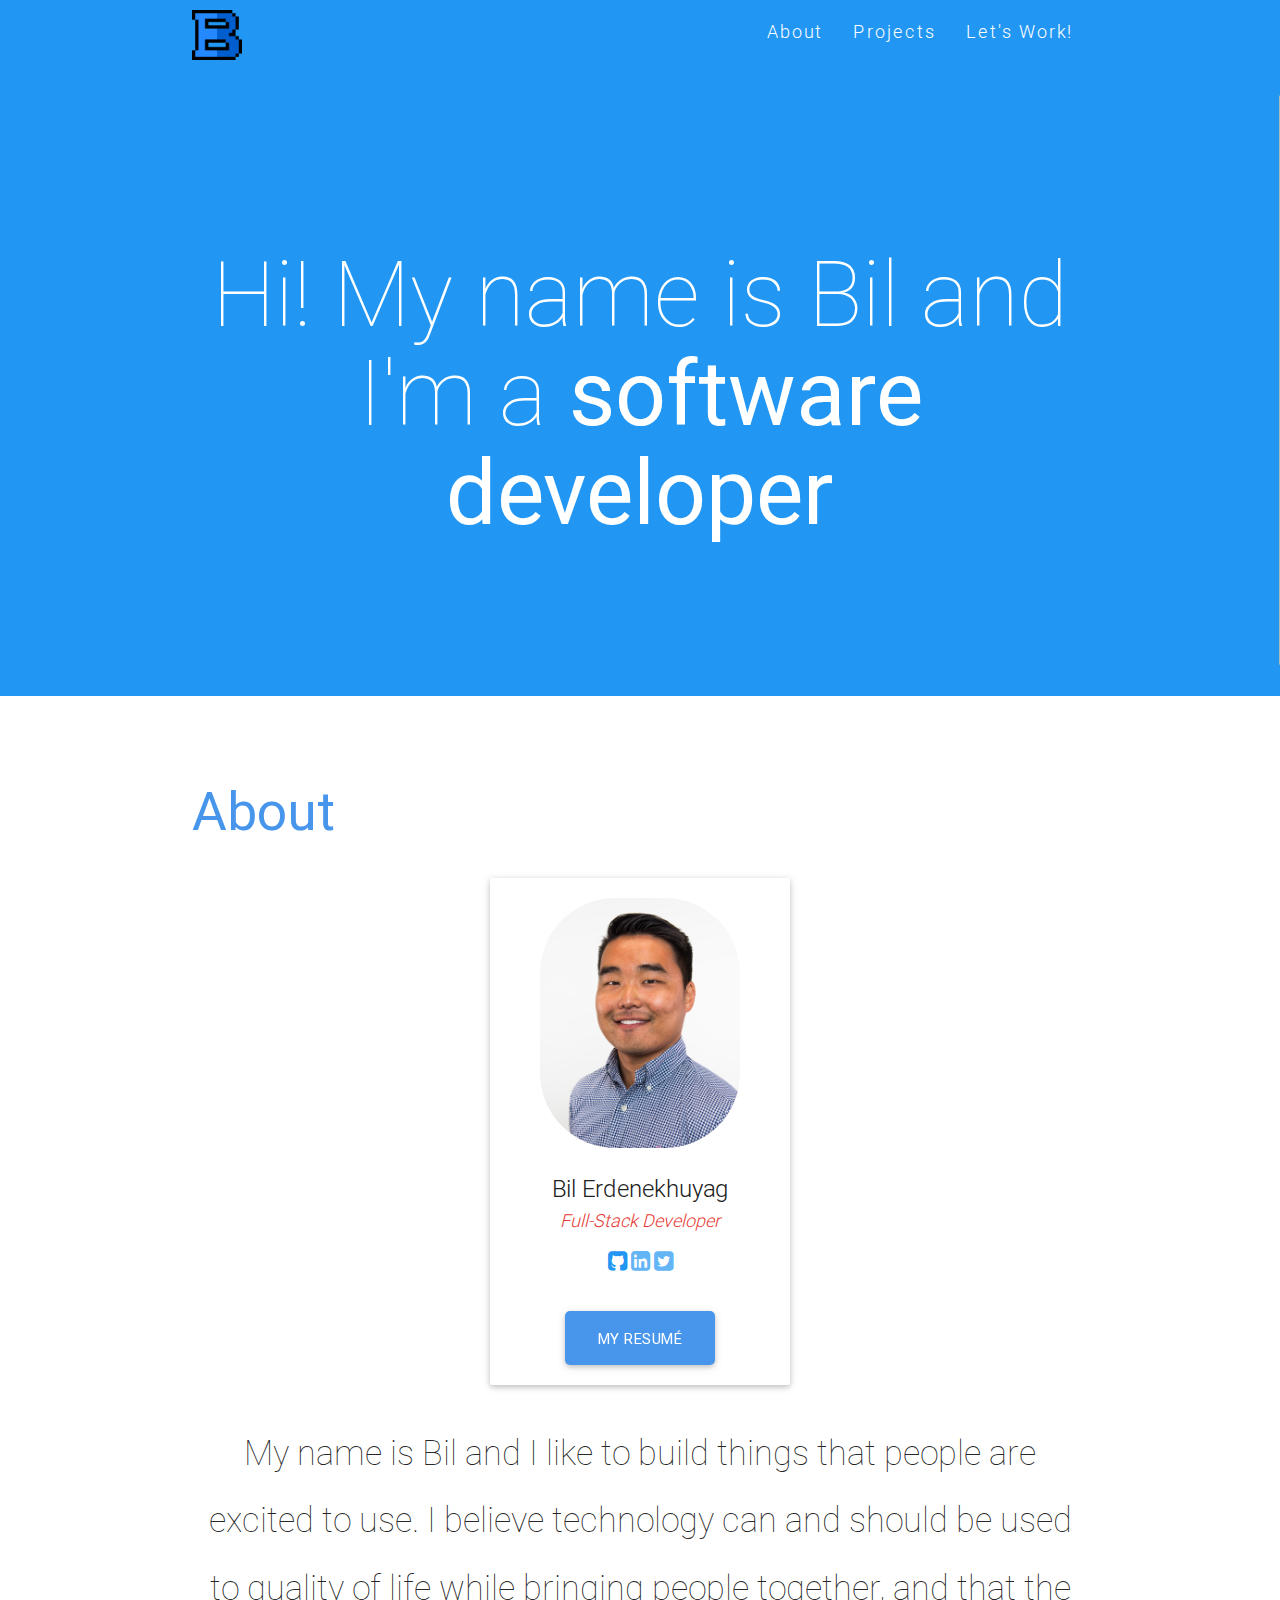
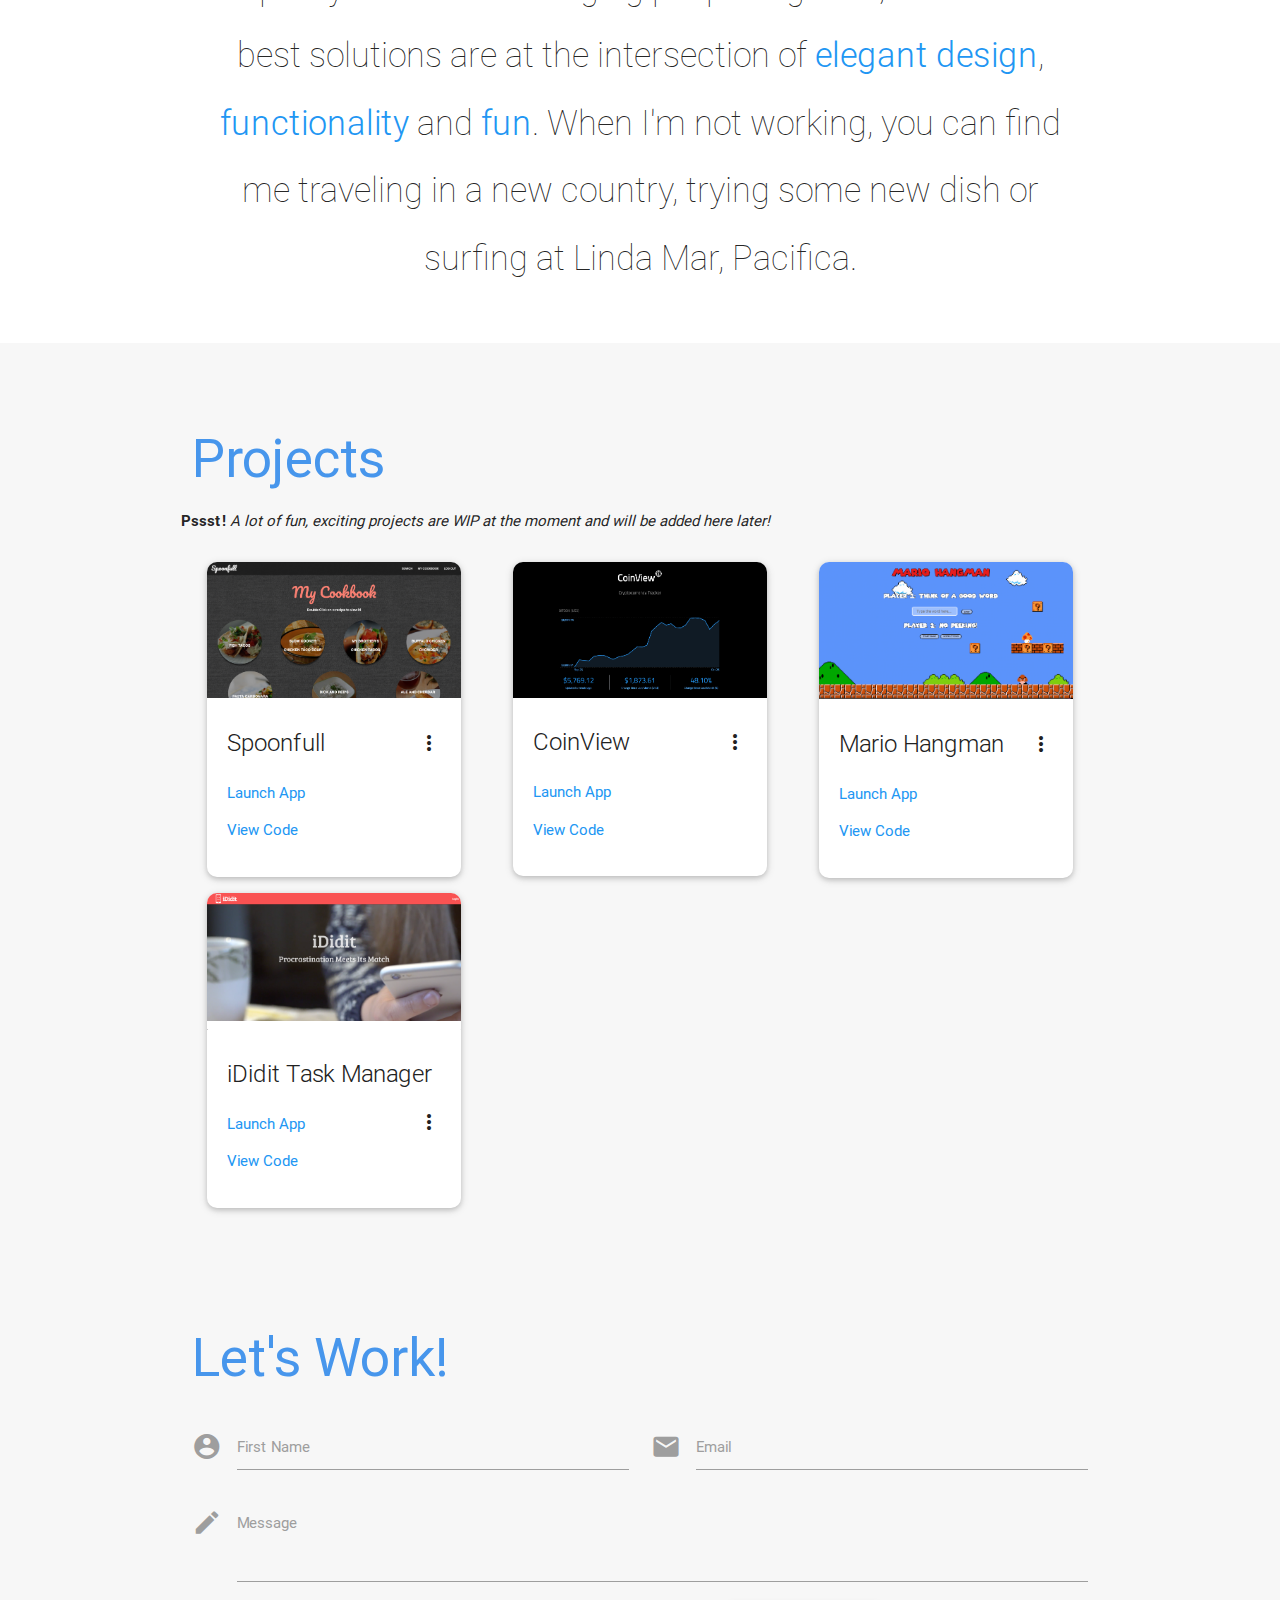
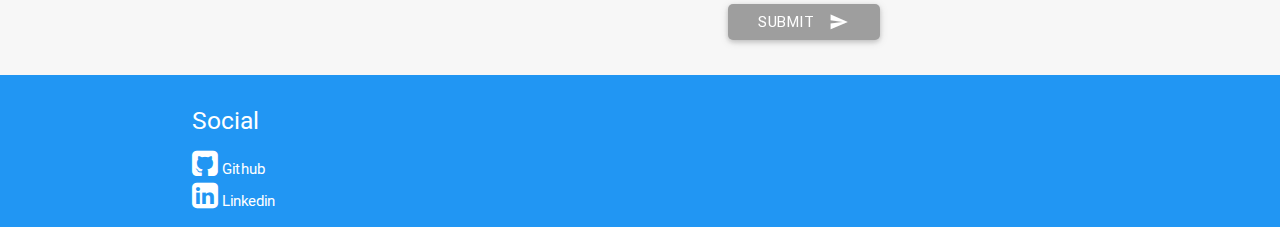
<file: index.html>
<!DOCTYPE html>
<html>
<head>
  <link rel="shortcut icon" href="../img/bold.png">
    <meta http-equiv="Content-Type" content="text/html; charset=UTF-8"/>
    <meta name="viewport" content="width=device-width, initial-scale=1, maximum-scale=1.0, user-scalable=no"/>
    <meta name="theme-color" content="#2196F3">
    <title>Hi! I'm Bil</title>

    <!-- CSS  -->
    <link href="min/plugin-min.css" type="text/css" rel="stylesheet">
    <link href="min/custom-min.css" type="text/css" rel="stylesheet" >
    <link href="css/materialize.css" type="text/css" rel="stylesheet" >
    <link href="css/style.css" type="text/css" rel="stylesheet" >
</head>
<body id="top" class="scrollspy">

<!-- Pre Loader -->
<div id="loader-wrapper">
    <div id="loader"></div>

    <div class="loader-section section-left"></div>
    <div class="loader-section section-right"></div>

</div>

<!--Navigation-->
 <div class="navbar-fixed">
    <nav id="nav_f" class="default_color" role="navigation">
        <div class="container">
            <div class="nav-wrapper">
            <a href="/">
              <img id="letter-logo" src="bold.png" href="./">
            </a>
                <ul class="right hide-on-med-and-down">
                    <li><a href="#intro">About</a></li>
                    <li><a href="#work">Projects</a></li>
                    <li><a href="#team">Let's Work!</a></li>


                </ul>
                <ul id="nav-mobile" class="side-nav">
                    <li><a href="#intro">About</a></li>
                    <li><a href="#work">Projects</a></li>
                    <li><a href="#team">Let's Work!</a></li>


                </ul>
            <a href="#" data-activates="nav-mobile" class="button-collapse"><i class="mdi-navigation-menu"></i></a>
            </div>
        </div>
    </nav>
</div>

<div class="section no-pad-bot" id="index-banner">
    <div class="container">
        <h1 class="text_h center header cd-headline letters type">
            <span>Hi! My name is Bil and I'm a</span>
            <span class="cd-words-wrapper waiting">
                <b class="is-visible">software developer</b>
                <b>problem solver</b>
                <b>design enthusiast</b>
            </span>
        </h1>
    </div>
</div>

<!--Intro and service-->
<div class="section scrollspy" id="intro">
    <div class="container">
        <h2 class="header text_b"> About </h2>
        <!-- <div class="row"> -->
          <!-- <div class="col s12 m3"> -->
              <div id="card-container">
              <div class="card card-avatar">
                  <div class="waves-effect waves-block waves-light">
                      <img class="activator" src="img/me.jpg">
                  </div>
                  <div class="card-content">
                      <span class="card-title activator grey-text text-darken-4"> Bil Erdenekhuyag <br/>
                          <small><em><a class="red-text text-darken-1" href="#">Full-Stack Developer</a></em></small></span>
                      <p>
                        <a class="blue-text" href="https://github.com/bilgooday">
                            <i class="small fa fa-github-square"></i>
                        </a>

                        <a class="blue-text text-lighten-2" href="https://www.linkedin.com/in/erdenekhuyag/">
                            <i class="fa fa-linkedin-square"></i>

                          <a class="blue-text text-lighten-2" href="https://twitter.com/bil_301">
                              <i class="fa fa-twitter-square"></i>
                          </a>
                          </a>
                      </p>
                      <a id="resume-button" class="waves-effect waves-light btn-large" href="Bil_Erdenekhuyag_Full-Stack-Developer.pdf" target="_blank"><i class="material-icons left"></i>My Resumé</a>
                  </div>
              </div>
            </div>
          <!-- </div> -->
            <div  class="col s12">
                <h4 class="center header text_h2"> My name is Bil and I like to build things that people are excited to use. I believe technology can and should be used to quality of life while bringing people together, and that the best solutions are at the intersection of <span class="span_h2"> elegant design</span>, <span class="span_h2"> functionality </span> and <span class="span_h2"> fun</span>. When I'm not working, you can find me traveling in a new country, trying some new dish or surfing at Linda Mar, Pacifica. </h4>
            </div>

        <!-- </div> -->
    </div>
</div>


<!--Work-->
<div class="section scrollspy" id="work">
    <div class="container">
        <h2 class="header text_b"> Projects </h2>
        <div class="row">
          <div class="col-12 "> <p> <b> Pssst! </b> <i> A lot of fun, exciting projects are WIP at the moment and will be added here later!</i></p> </div>
            <div class="col s12 m4 l4">
                <div class="card projects-card">
                    <div class="card-image waves-effect waves-block waves-light">
                        <img class="activator" src="img/spoonfull.png">
                    </div>
                    <div class="card-content">
                        <span class="card-title activator grey-text text-darken-4"> Spoonfull <i class="mdi-navigation-more-vert right"></i></span>
                        <p><a href="https://spoonfull.herokuapp.com/" target="_blank"> Launch App </a></p>
                        <p><a href="https://github.com/bilgooday/spoonfull" target="_blank"> View Code </a></p>
                    </div>
                    <div class="card-reveal">
                        <span class="card-title grey-text text-darken-4"> Description: <i class="mdi-navigation-close right"></i></span>
                        <p> Never buy another cookbook! Use Spoonfull to search for a recipe or ingredient name, browse through results and save them as favorites to make your own digital 'Cookbook'. <i>Built via Ruby on Rails</i></p>
                    </div>
                </div>
            </div>
            <div class="col s12 m4 l4">
                <div class="card projects-card">
                    <div class="card-image waves-effect waves-block waves-light">
                        <img class="activator" src="img/coinview.png">
                    </div>
                    <div class="card-content">
                        <span class="card-title activator grey-text text-darken-4">CoinView<i class="mdi-navigation-more-vert right"></i></span>
                        <p><a href="https://coinview.herokuapp.com/" target="_blank"> Launch App </a></p>
                        <p><a href="https://github.com/bilgooday/coin-view" target="_blank"> View Code </a></p>
                    </div>
                    <div class="card-reveal">
                        <span class="card-title grey-text text-darken-4"> Description: <i class="mdi-navigation-close right"></i></span>
                        <p> A simple, elegant way to track price movements for cryptocurrencies. (Support for Ethereum coming soon!) <i> Built via React and Node.js</i> </p>
                    </div>
                </div>
            </div>
            <div class="col s12 m4 l4">
                <div class="card projects-card">
                    <div class="card-image waves-effect waves-block waves-light">
                        <img class="activator" src="img/mario.png">
                    </div>
                    <div class="card-content">
                        <span class="card-title activator grey-text text-darken-4">Mario Hangman<i class="mdi-navigation-more-vert right"></i></span>
                        <p><a href="https://git.generalassemb.ly/pages/bilgooday/mario-hangman/" target="_blank"> Launch App </a></p>
                        <p><a href="https://github.com/bilgooday/mario-hangman" target="_blank"> View Code </a></p>
                    </div>
                    <div class="card-reveal">
                        <span class="card-title grey-text text-darken-4"> Description: <i class="mdi-navigation-close right"></i></span>
                        <p> It's-a-me! Grab a friend and take a trip down memory lane in this special edition Hangman game. <i> Built via HTML5 and JS</i> </p>
                    </div>
                </div>
            </div>
            <div class="col s12 m4 l4">
                <div class="card projects-card">
                    <div class="card-image waves-effect waves-block waves-light">
                        <img class="activator" src="img/ididit.png">
                    </div>
                    <div class="card-content">
                        <span class="card-title activator grey-text text-darken-4">iDidit Task Manager<i class="mdi-navigation-more-vert right"></i></span>
                        <p><a href="http://ididit.surge.sh/" target="_blank"> Launch App </a></p>
                        <p><a href="https://github.com/bilgooday/ididit-frontend" target="_blank"> View Code </a></p>
                    </div>
                    <div class="card-reveal">
                        <span class="card-title grey-text text-darken-4"> Description: <i class="mdi-navigation-close right"></i></span>
                        <p> We're all guilty of procrastinating to some degree - but that stops now with iDidit. Simply add a task and receive scheduled SMS text notifications that remind you of your pending tasks! <i> Built via React, Mongoose, Express and Node.js</i> </p>
                    </div>
                </div>
            </div>
        </div>
    </div>
</div>

<!--Parallax-->
<!-- <div class="container">
  <h2 class="header text_b parallax-heading"> Languages I Use </h2>

    <div class="parallax"><img src="img/parallax1.png"></div>
</div> -->

<!--Team-->
<div class="section scrollspy" id="team">
    <div class="container">
        <h2 class="header text_b"> Let's Work! </h2>
              <form class="contact-form blue-text" target="_blank" action="contact.php" method="post">
                  <div class="row" id="contact">
                      <div class="input-field col s6">
                          <i class="mdi-action-account-circle prefix grey-text"></i>
                          <input id="icon_prefix" name="name" type="text" class="validate black-text">
                          <label for="icon_prefix" class="grey-text">First Name</label>
                      </div>
                      <div class="input-field col s6">
                          <i class="mdi-communication-email prefix grey-text"></i>
                          <input id="icon_email" name="email" type="email" class="validate black-text">
                          <label for="icon_email" class="grey-text">Email</label>
                      </div>
                      <div class="input-field col s12">
                          <i class="mdi-editor-mode-edit prefix grey-text"></i>
                          <textarea id="icon_prefix2" name="message" class="materialize-textarea black-text"></textarea>
                          <label for="icon_prefix2" class="grey-text">Message</label>
                      </div>
                      <div class="col offset-s7 s5">
                          <button target="_blank" class="btn waves-effect waves-light grey" type="submit">Submit
                              <i class="mdi-content-send right white-text"></i>
                          </button>
                      </div>
                  </div>
              </form>

    </div>
</div>

<!--Footer-->
<footer id="contact" class="page-footer default_color scrollspy">
    <div class="container">
        <div class="row">

            <div class="col l3 s12">
                <h5 class="white-text">Social</h5>
                <ul>
                    <li>
                        <a class="white-text" href="https://github.com/bilgooday">
                            <i class="small fa fa-github-square white-text"></i> Github
                        </a>
                    </li>
                    <li>
                        <a class="white-text" href="https://www.linkedin.com/in/erdenekhuyag/">
                            <i class="small fa fa-linkedin-square white-text"></i> Linkedin
                        </a>
                    </li>
                </ul>
            </div>
        </div>
    </div>

</footer>


    <!--  Scripts-->
    <script src="min/plugin-min.js"></script>
    <script src="min/custom-min.js"></script>

    </body>
</html>
</file>
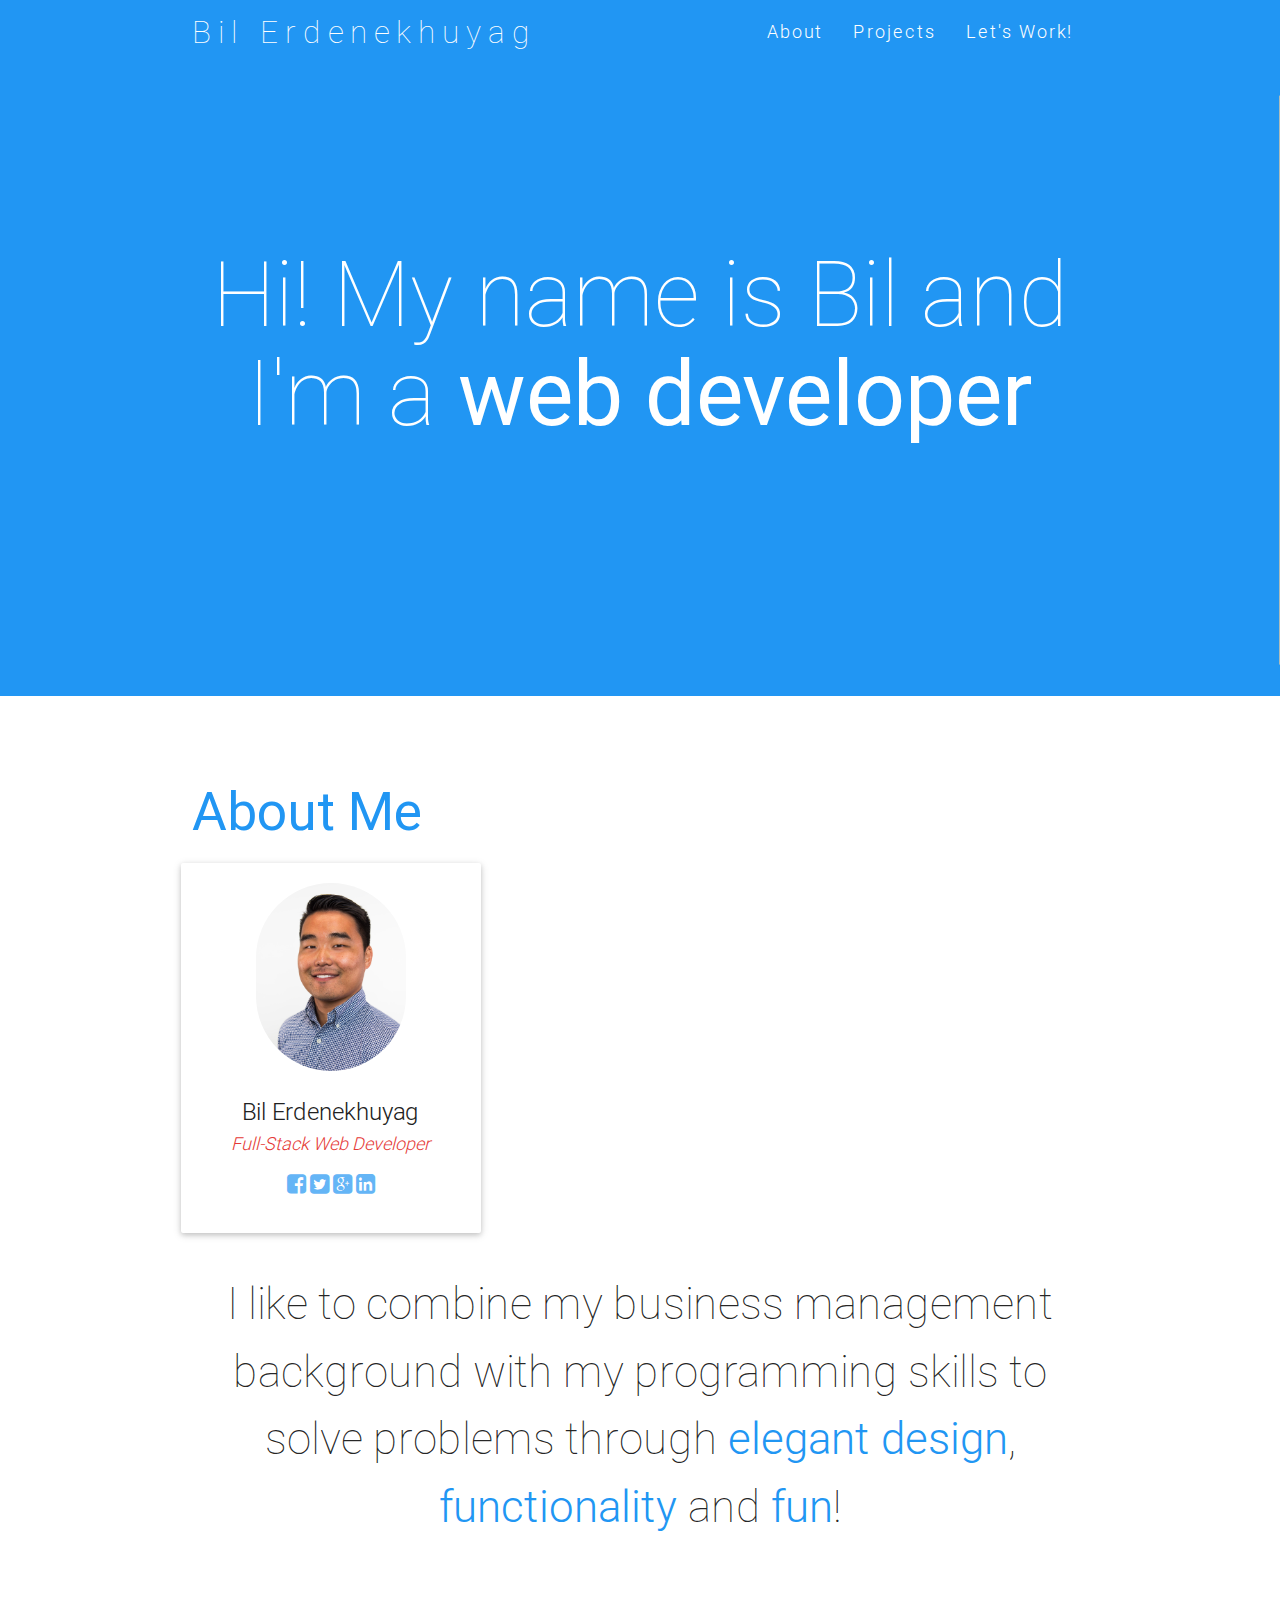
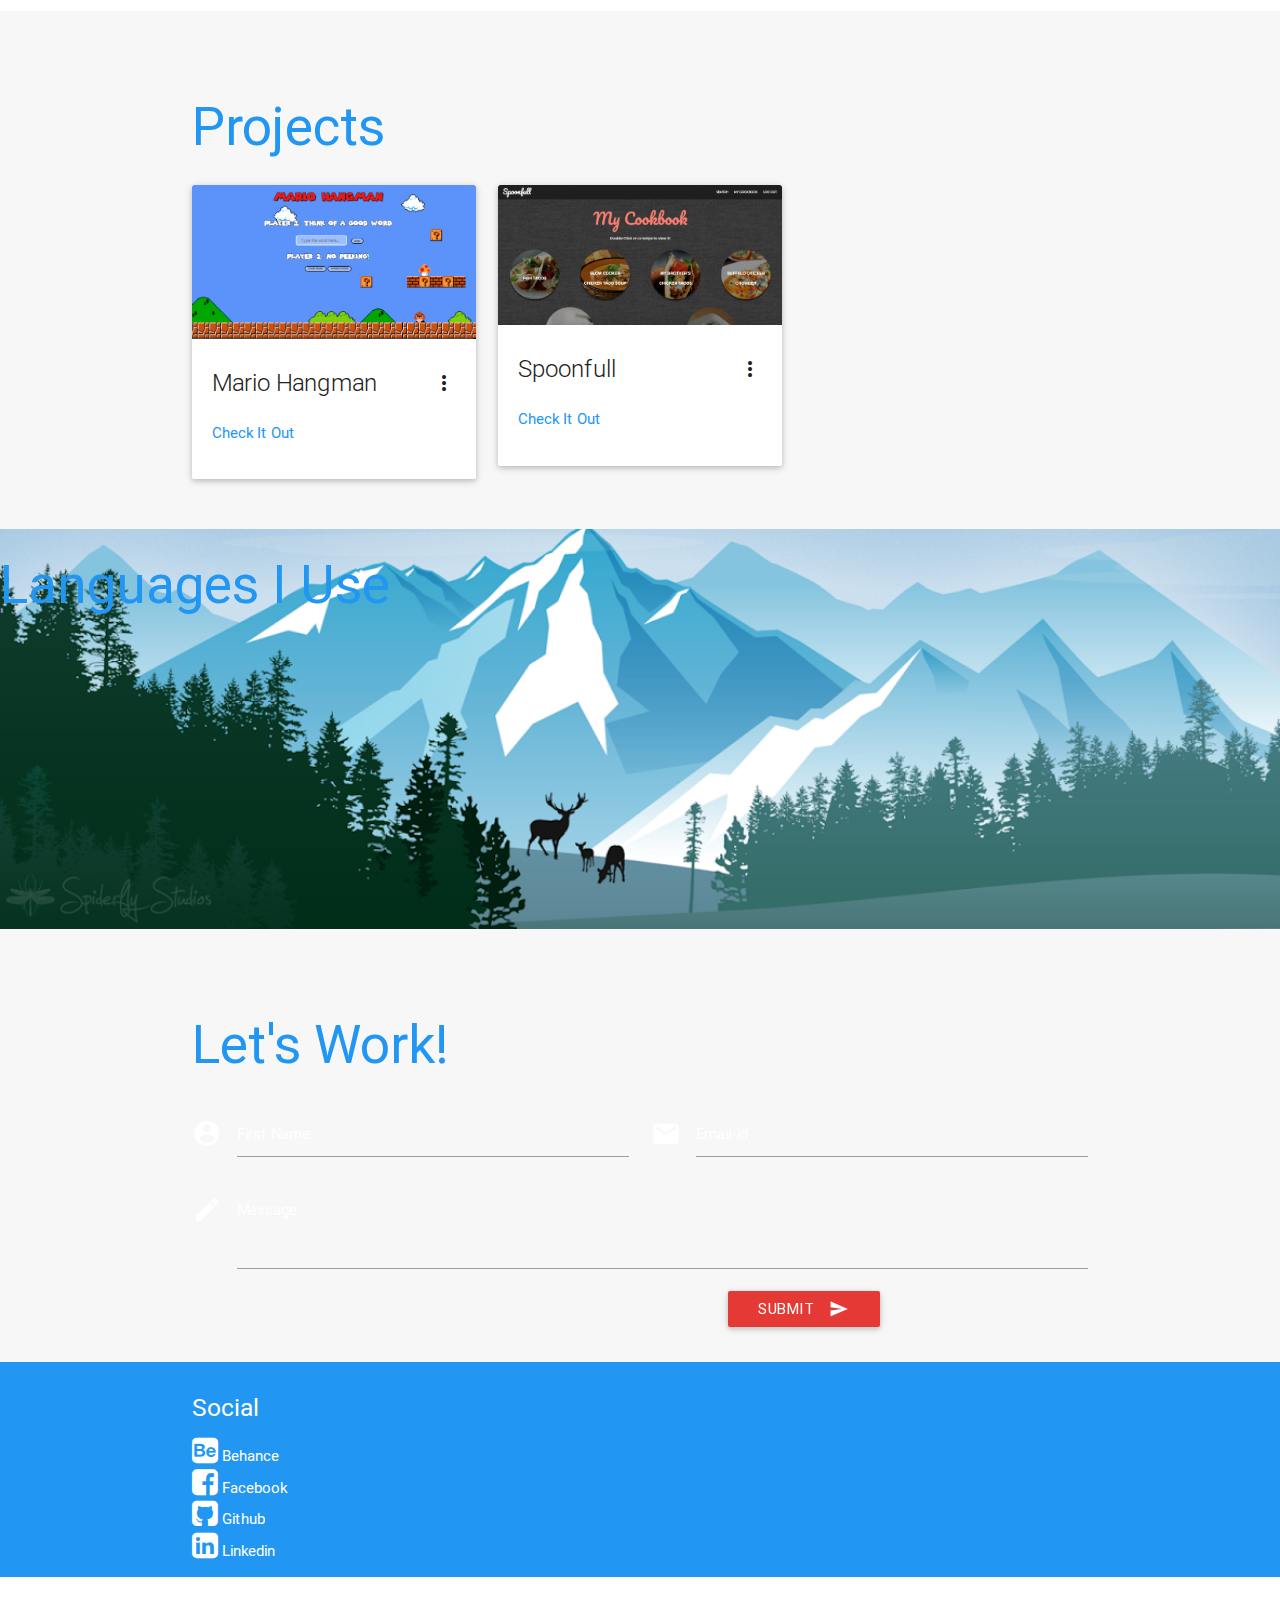
<file: www/index.html>
<!DOCTYPE html>
<html>
<head>
    <meta http-equiv="Content-Type" content="text/html; charset=UTF-8"/>
    <meta name="viewport" content="width=device-width, initial-scale=1, maximum-scale=1.0, user-scalable=no"/>
    <meta name="theme-color" content="#2196F3">
    <title>Hi! I'm Bil</title>

    <!-- CSS  -->
    <link href="min/plugin-min.css" type="text/css" rel="stylesheet">
    <link href="min/custom-min.css" type="text/css" rel="stylesheet" >
</head>
<body id="top" class="scrollspy">

<!-- Pre Loader -->
<div id="loader-wrapper">
    <div id="loader"></div>

    <div class="loader-section section-left"></div>
    <div class="loader-section section-right"></div>

</div>

<!--Navigation-->
 <div class="navbar-fixed">
    <nav id="nav_f" class="default_color" role="navigation">
        <div class="container">
            <div class="nav-wrapper">
            <a href="#" id="logo-container" class="brand-logo">Bil Erdenekhuyag</a>
                <ul class="right hide-on-med-and-down">
                    <li><a href="#intro">About</a></li>
                    <li><a href="#work">Projects</a></li>
                    <li><a href="#team">Let's Work!</a></li>


                </ul>
                <ul id="nav-mobile" class="side-nav">
                    <li><a href="#intro">About</a></li>
                    <li><a href="#work">Projects</a></li>
                    <li><a href="#team">Let's Work!</a></li>


                </ul>
            <a href="#" data-activates="nav-mobile" class="button-collapse"><i class="mdi-navigation-menu"></i></a>
            </div>
        </div>
    </nav>
</div>

<!--Hero-->
<div class="section no-pad-bot" id="index-banner">
    <div class="container">
        <h1 class="text_h center header cd-headline letters type">
            <span>Hi! My name is Bil and I'm a</span>
            <span class="cd-words-wrapper waiting">
                <b class="is-visible">web developer</b>
                <b>problem-solver</b>
                <b>creative experimenter</b>
            </span>
        </h1>
    </div>
</div>

<!--Intro and service-->
<div id="intro" class="section scrollspy">
    <div class="container">
        <h2 class="header text_b"> About Me </h2>
        <div class="row">
          <!-- <div class="col s12 m3"> -->
              <div class="card card-avatar">
                  <div class="waves-effect waves-block waves-light">
                      <img class="activator" src="img/me.jpg">
                  </div>
                  <div class="card-content">
                      <span class="card-title activator grey-text text-darken-4"> Bil Erdenekhuyag <br/>
                          <small><em><a class="red-text text-darken-1" href="#">Full-Stack Web Developer</a></em></small></span>
                      <p>
                          <a class="blue-text text-lighten-2" href="https://www.facebook.com/joash.c.pereira">
                              <i class="fa fa-facebook-square"></i>
                          </a>
                          <a class="blue-text text-lighten-2" href="https://twitter.com/bil_301">
                              <i class="fa fa-twitter-square"></i>
                          </a>
                          <a class="blue-text text-lighten-2" href="https://plus.google.com/u/0/+JoashPereira">
                              <i class="fa fa-google-plus-square"></i>
                          </a>
                          <a class="blue-text text-lighten-2" href="https://www.linkedin.com/in/erdenekhuyag/">
                              <i class="fa fa-linkedin-square"></i>
                          </a>
                      </p>
                  </div>
              </div>
          <!-- </div> -->
            <div  class="col s12">
                <h3 class="center header text_h2"> I like to combine my business management background with my programming skills to solve problems through <span class="span_h2"> elegant design</span>, <span class="span_h2"> functionality </span> and <span class="span_h2"> fun</span>! </h3>
            </div>
        </div>
    </div>
</div>

<!--Work-->
<div class="section scrollspy" id="work">
    <div class="container">
        <h2 class="header text_b"> Projects </h2>
        <div class="row">
            <div class="col s12 m4 l4">
                <div class="card">
                    <div class="card-image waves-effect waves-block waves-light">
                        <img class="activator" src="img/mario.png">
                    </div>
                    <div class="card-content">
                        <span class="card-title activator grey-text text-darken-4">Mario Hangman<i class="mdi-navigation-more-vert right"></i></span>
                        <p><a href="https://git.generalassemb.ly/pages/bilgooday/mario-hangman/"> Check It Out </a></p>
                    </div>
                    <div class="card-reveal">
                        <span class="card-title grey-text text-darken-4"> Description: <i class="mdi-navigation-close right"></i></span>
                        <p> For my first project I made Mario themed hangman game that paid homage to the game's original look and feel. </p>
                    </div>
                </div>
            </div>
            <div class="col s12 m4 l4">
                <div class="card">
                    <div class="card-image waves-effect waves-block waves-light">
                        <img class="activator" src="img/spoonfull.png">
                    </div>
                    <div class="card-content">
                        <span class="card-title activator grey-text text-darken-4"> Spoonfull <i class="mdi-navigation-more-vert right"></i></span>
                        <p><a href="#"> Check It Out </a></p>
                    </div>
                    <div class="card-reveal">
                        <span class="card-title grey-text text-darken-4"> Description: <i class="mdi-navigation-close right"></i></span>
                        <p> Spoonfull is a recipe discovery and bookmarking app where users can search for a recipe or ingredient, browse through the results, then save their favorites into a digital 'Cookbook'. </p>
                    </div>
                </div>
            </div>
        </div>
    </div>
</div>

<!--Parallax-->
<div class="parallax-container">
  <h2 class="header text_b"> Languages I Use </h2>
    <div class="parallax"><img src="img/parallax1.png"></div>
</div>

<!--Team-->
<div class="section scrollspy" id="team">
    <div class="container">
        <h2 class="header text_b"> Let's Work! </h2>

          <div class="col l6 s12">
              <form class="col s12" action="contact.php" method="post">
                  <div class="row">
                      <div class="input-field col s6">
                          <i class="mdi-action-account-circle prefix white-text"></i>
                          <input id="icon_prefix" name="name" type="text" class="validate white-text">
                          <label for="icon_prefix" class="white-text">First Name</label>
                      </div>
                      <div class="input-field col s6">
                          <i class="mdi-communication-email prefix white-text"></i>
                          <input id="icon_email" name="email" type="email" class="validate white-text">
                          <label for="icon_email" class="white-text">Email-id</label>
                      </div>
                      <div class="input-field col s12">
                          <i class="mdi-editor-mode-edit prefix white-text"></i>
                          <textarea id="icon_prefix2" name="message" class="materialize-textarea white-text"></textarea>
                          <label for="icon_prefix2" class="white-text">Message</label>
                      </div>
                      <div class="col offset-s7 s5">
                          <button class="btn waves-effect waves-light red darken-1" type="submit">Submit
                              <i class="mdi-content-send right white-text"></i>
                          </button>
                      </div>
                  </div>
              </form>
          </div>
    </div>
</div>

<!--Footer-->
<footer id="contact" class="page-footer default_color scrollspy">
    <div class="container">
        <div class="row">

            <div class="col l3 s12">
                <h5 class="white-text">Social</h5>
                <ul>
                    <li>
                        <a class="white-text" href="https://www.behance.net/joashp">
                            <i class="small fa fa-behance-square white-text"></i> Behance
                        </a>
                    </li>
                    <li>
                        <a class="white-text" href="https://www.facebook.com/joash.c.pereira">
                            <i class="small fa fa-facebook-square white-text"></i> Facebook
                        </a>
                    </li>
                    <li>
                        <a class="white-text" href="https://github.com/joashp">
                            <i class="small fa fa-github-square white-text"></i> Github
                        </a>
                    </li>
                    <li>
                        <a class="white-text" href="https://www.linkedin.com/in/joashp">
                            <i class="small fa fa-linkedin-square white-text"></i> Linkedin
                        </a>
                    </li>
                </ul>
            </div>
        </div>
    </div>

</footer>


    <!--  Scripts-->
    <script src="min/plugin-min.js"></script>
    <script src="min/custom-min.js"></script>

    </body>
</html>
</file>
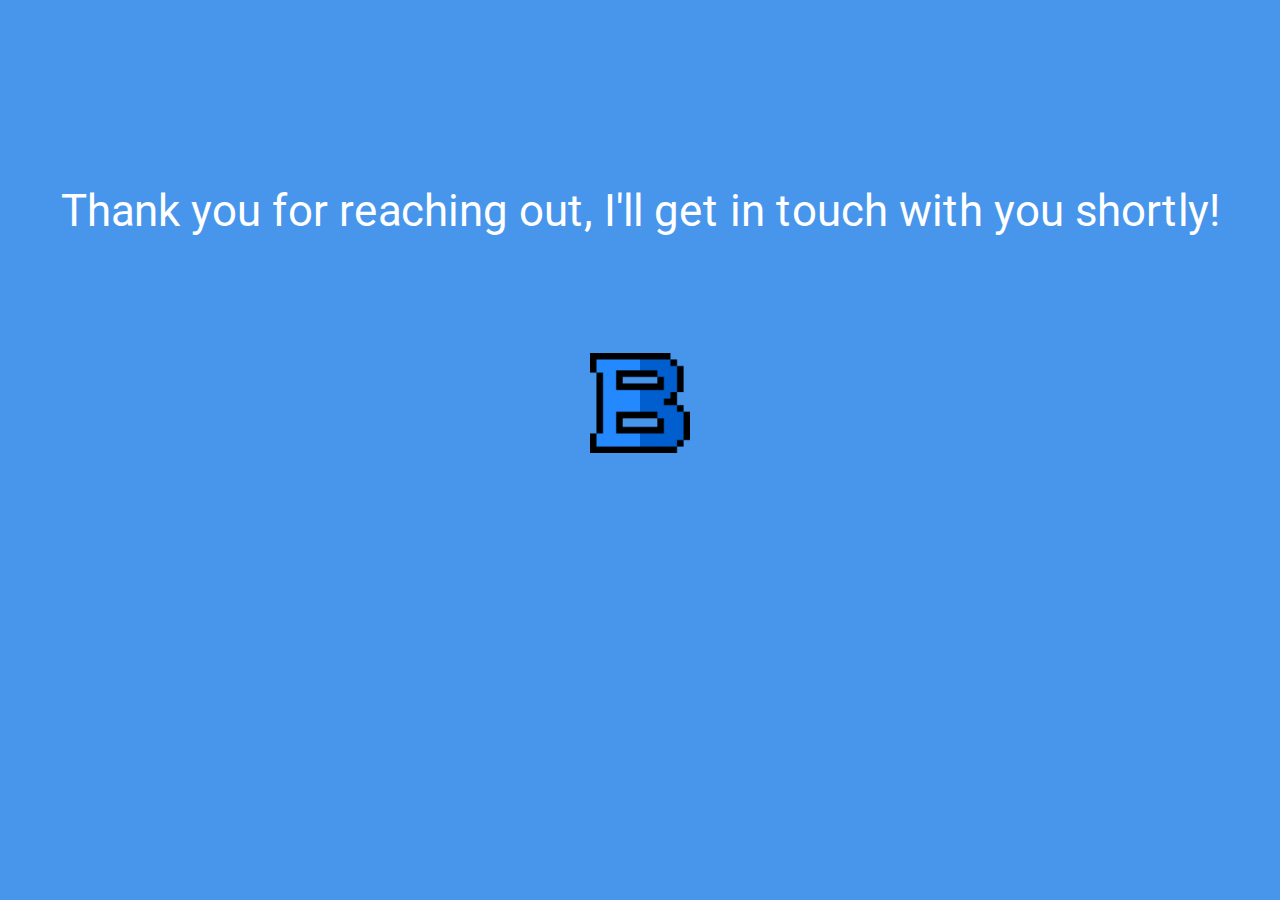
<file: contact-thank-you.html>
<!DOCTYPE html>
<html>
  <head>
    <link rel="shortcut icon" href="../img/bold.png">
      <meta http-equiv="Content-Type" content="text/html; charset=UTF-8"/>
      <meta name="viewport" content="width=device-width, initial-scale=1, maximum-scale=1.0, user-scalable=no"/>
      <meta name="theme-color" content="#2196F3">
      <link href="min/plugin-min.css" type="text/css" rel="stylesheet">
      <link href="min/custom-min.css" type="text/css" rel="stylesheet" >
      <link href="css/materialize.css" type="text/css" rel="stylesheet" >
      <link href="css/style.css" type="text/css" rel="stylesheet" >
    <meta charset="utf-8">
    <title> Hi! I'm Bil </title>
  </head>
  <body class="section" id="thank-you">
    <h3> Thank you for reaching out, I'll get in touch with you shortly! </h3>
    <a href="http://bilguudei.com"><img id="thank-you-logo" src="bold.png"></a>
  </body>
</html>
</file>
<file: min/custom-min.css>
.default_color{background-color:#2196F3 !important}.default_color_text{color:#2196F3 !important}.icon-block{padding:0
15px}#intro,#work,#team{padding-top:4rem}#index-banner{min-height:632px;max-height:864px;position:relative;background-color:#2196F3}#nav_f{box-shadow:none !important;-webkit-box-shadow:none !important}.text_h{padding:15% 0;font-size:6.0em;font-weight:100;color:white}.brand-logo{position:absolute;color:#fff;display:inline-block;font-size:2.1rem;font-style:normal;font-weight:100;padding:0;letter-spacing:7px}.text_h2{font-weight:100;margin-bottom:4%;line-height:4.5rem}.span_h2{font-weight:300;color:#2196F3}.text_b{color:#2196F3}.in{font-weight:400 !important;font-style:normal !important}.promo
i{color:#2196F3;font-size:7rem;display:block}.card-content
a{color:#2196F3}.card-content a:hover{color:#2196F3}#work,#team{background:rgb(247,247,247)}.text_pink{color:#EF9A9A}nav ul
a{font-size:1.2rem;color:#FFF;letter-spacing:2px;display:block;font-weight:300;padding:0px
15px}.cd-headline.type .cd-words-wrapper{vertical-align:top;overflow:hidden}.cd-headline.type .cd-words-wrapper::after{content:'';position:absolute;right:0;top:50%;bottom:auto;-webkit-transform:translateY(-50%);-moz-transform:translateY(-50%);-ms-transform:translateY(-50%);-o-transform:translateY(-50%);transform:translateY(-50%);height:90%;width:1px;background-color:#aebcb9}.cd-headline.type .cd-words-wrapper.waiting::after{-webkit-animation:cd-pulse 1s infinite;-moz-animation:cd-pulse 1s infinite;animation:cd-pulse 1s infinite}.cd-headline.type .cd-words-wrapper.selected{background-color:#FFF}.cd-headline.type .cd-words-wrapper.selected::after{visibility:hidden}.cd-headline.type .cd-words-wrapper.selected
b{color:#2196F3}.cd-headline.type
b{visibility:hidden}.cd-headline.type b.is-visible{visibility:visible}.cd-headline.type
i{position:absolute;visibility:hidden}.cd-headline.type
i.in{position:relative;visibility:visible}@-webkit-keyframes cd-pulse{0%{-webkit-transform:translateY(-50%) scale(1);opacity:1}40%{-webkit-transform:translateY(-50%) scale(0.9);opacity:0}100%{-webkit-transform:translateY(-50%) scale(0);opacity:0}}@-moz-keyframes cd-pulse{0%{-moz-transform:translateY(-50%) scale(1);opacity:1}40%{-moz-transform:translateY(-50%) scale(0.9);opacity:0}100%{-moz-transform:translateY(-50%) scale(0);opacity:0}}@keyframes cd-pulse{0%{-webkit-transform:translateY(-50%) scale(1);-moz-transform:translateY(-50%) scale(1);-ms-transform:translateY(-50%) scale(1);-o-transform:translateY(-50%) scale(1);transform:translateY(-50%) scale(1);opacity:1}40%{-webkit-transform:translateY(-50%) scale(0.9);-moz-transform:translateY(-50%) scale(0.9);-ms-transform:translateY(-50%) scale(0.9);-o-transform:translateY(-50%) scale(0.9);transform:translateY(-50%) scale(0.9);opacity:0}100%{-webkit-transform:translateY(-50%) scale(0);-moz-transform:translateY(-50%) scale(0);-ms-transform:translateY(-50%) scale(0);-o-transform:translateY(-50%) scale(0);transform:translateY(-50%) scale(0);opacity:0}}#preloader{position:fixed;top:0;left:0;right:0;bottom:0;background-color:#fff;z-index:1200}#status{width:200px;height:200px;position:absolute;left:50%;top:50%;background-image:url(/img/status.gif);background-repeat:no-repeat;background-position:center;margin:-100px 0 0 -100px}@media only screen and (max-width: 480px){.text_h{padding:4% 0;font-size:5em;font-weight:100;color:white}}input,textarea{border-bottom:1px solid #fff}nav a.button-collapse{left:-25px}.card-avatar .waves-effect{text-align:center;margin-top:20px}.card-avatar
img{height:auto;width: 150px;border-radius: 100px}
.card-avatar .card-content{text-align:center;}
.card-avatar {
  width: 300px;
}
.card {
  float: center;
}
.card .card-content
p{margin:15px
0px}
.card-avatar .card-content
i{font-size:1.5rem}
.card-avatar .card-content .card-title{line-height:30px !important}
.parallax-container{max-height:400px}
footer.page-footer{margin-top:0px !important}
</file>
<file: css/style.css>
/*.default_color{background-color: #2196F3 !important}

.default_color_text{color: #2196F3 !important}*/

.icon-block {
    padding: 0 15px;
}

#intro, #work, #team {padding-top: 4rem;}

#team {
  padding-top: 4rem;
  background-color: black;
}

#index-banner {
    min-height: 632px;
    max-height: 864px;
    position: relative;
    background-color: #2196F3;
}

#thank-you {
  color: white;
  background-color: rgba(71,	150,	236,	1);
  margin: 150px 25px 0 25px;
  text-align: center;
}

#thank-you-logo {
  height: 100px;
  margin-top: 100px;
}

#nav_f{
    box-shadow: none !important;
    -webkit-box-shadow:none !important;
}

.text_h {
    padding: 15% 0;
    font-size: 6.0em;
    font-weight: 100;
    color:white;
}

.brand-logo{
    position: absolute;
    color: #fff;
    display: inline-block;
    font-size: 2.1rem;
    font-style: normal;
    font-weight: 100;
    padding: 0;
    letter-spacing: 7px;
}

.text_h2 {font-weight: 100;margin-bottom: 4%; line-height: 4.5rem;}

.span_h2 {font-weight: 300;color: #2196F3;}

.text_b{color: rgba(71,	150,	236,	1);}

.in{font-weight: 400 !important; font-style: normal !important;}

.promo i {
    color: #2196F3;
    font-size: 7rem;
    display: block;
}
.card-content a {
  color: #2196F3;
}

.card-content a:hover {color: #2196F3;}

#work, #team{background: rgb(247, 247, 247);}

.text_pink{color:#EF9A9A;}

nav ul a {
    font-size: 1.2rem;
    color: #FFF;
    letter-spacing: 2px;
    display: block;
    font-weight: 300;
    padding: 0px 15px;
}

.cd-headline.type .cd-words-wrapper {
    vertical-align: top;
    overflow: hidden;
}

.cd-headline.type .cd-words-wrapper::after {
    /* vertical bar */
    content: '';
    position: absolute;
    right: 0;
    top: 50%;
    bottom: auto;
    -webkit-transform: translateY(-50%);
    -moz-transform: translateY(-50%);
    -ms-transform: translateY(-50%);
    -o-transform: translateY(-50%);
    transform: translateY(-50%);
    height: 90%;
    width: 1px;
    background-color: #aebcb9;
}

.cd-headline.type .cd-words-wrapper.waiting::after {
    -webkit-animation: cd-pulse 1s infinite;
    -moz-animation: cd-pulse 1s infinite;
    animation: cd-pulse 1s infinite;
}
.cd-headline.type .cd-words-wrapper.selected {
    background-color: #FFF;
}

.cd-headline.type .cd-words-wrapper.selected::after {
    visibility: hidden;
}

.cd-headline.type .cd-words-wrapper.selected b {
    color: #2196F3;
}

.cd-headline.type b {
    visibility: hidden;
}

.cd-headline.type b.is-visible {
    visibility: visible;
}

.cd-headline.type i {
    position: absolute;
    visibility: hidden;
}
.cd-headline.type i.in {
    position: relative;
    visibility: visible;
}

@-webkit-keyframes cd-pulse {
    0% {
        -webkit-transform: translateY(-50%) scale(1);
        opacity: 1;
    }
    40% {
        -webkit-transform: translateY(-50%) scale(0.9);
        opacity: 0;
    }
    100% {
        -webkit-transform: translateY(-50%) scale(0);
        opacity: 0;
    }
}
@-moz-keyframes cd-pulse {
    0% {
        -moz-transform: translateY(-50%) scale(1);
        opacity: 1;
    }
    40% {
        -moz-transform: translateY(-50%) scale(0.9);
        opacity: 0;
    }
    100% {
        -moz-transform: translateY(-50%) scale(0);
        opacity: 0;
    }
}

@keyframes cd-pulse {
    0% {
        -webkit-transform: translateY(-50%) scale(1);
        -moz-transform: translateY(-50%) scale(1);
        -ms-transform: translateY(-50%) scale(1);
        -o-transform: translateY(-50%) scale(1);
        transform: translateY(-50%) scale(1);
        opacity: 1;
    }
    40% {
        -webkit-transform: translateY(-50%) scale(0.9);
        -moz-transform: translateY(-50%) scale(0.9);
        -ms-transform: translateY(-50%) scale(0.9);
        -o-transform: translateY(-50%) scale(0.9);
        transform: translateY(-50%) scale(0.9);
        opacity: 0;
    }
    100% {
        -webkit-transform: translateY(-50%) scale(0);
        -moz-transform: translateY(-50%) scale(0);
        -ms-transform: translateY(-50%) scale(0);
        -o-transform: translateY(-50%) scale(0);
        transform: translateY(-50%) scale(0);
        opacity: 0;
    }
}


/* Preloader */
#preloader {
    position: fixed;
    top:0;
    left:0;
    right:0;
    bottom:0;
    background-color:#fff; /* change if the mask should have another color then white */
    z-index:1200; /* makes sure it stays on top */
}

#letter-logo {
  height: 50px;
  margin-top: 10px;
}

#status {
    width:200px;
    height:200px;
    position:absolute;
    left:50%; /* centers the loading animation horizontally one the screen */
    top:50%; /* centers the loading animation vertically one the screen */
    background-image:url(../img/status.gif); /* path to your loading animation */
    background-repeat:no-repeat;
    background-position:center;
    margin:-100px 0 0 -100px; /* is width and height divided by two */
}

@media only screen and (max-width: 480px) {
    .text_h {
        padding: 4% 0;
        font-size: 5em;
        font-weight: 100;
        color: white;
    }
}

input, textarea {
    border-bottom: 1px solid #fff;
}

nav a.button-collapse {
    left: -25px;
}

.card-avatar .waves-effect {
    text-align: center;
    margin-top: 20px;
}

.card-avatar img {
    height: auto;
    width: 200px;
    border-radius: 75px;
    text-align: center;
}

.card-avatar {
    float: center;
}

.projects-card {
  border-radius: 10px;
}

#card-container {
  display: flex;
  justify-content: center;
  margin-bottom: 35px;
}

#resume-button {
  background-color: rgba(71,	150,	236,	1);
  color: white;
  width: 150px;
}

#resume-button:hover {
  background-color: rgba(71,	150,	236,	.7);
}

.card .card-content p {
    margin: 15px 0px;
}

.card-avatar .card-content i {
   font-size: 1.5rem;
}

.card-avatar .card-content .card-title {
    line-height: 30px !important;
}

.parallax-container {
    max-height: 400px;
}

footer.page-footer {
    margin-top: 0px !important;
}
</file>
<file: www/min/custom-min.css>
.default_color{background-color:#2196F3 !important}.default_color_text{color:#2196F3 !important}.icon-block{padding:0
15px}#intro,#work,#team{padding-top:4rem}#index-banner{min-height:632px;max-height:864px;position:relative;background-color:#2196F3}#nav_f{box-shadow:none !important;-webkit-box-shadow:none !important}.text_h{padding:15% 0;font-size:6.0em;font-weight:100;color:white}.brand-logo{position:absolute;color:#fff;display:inline-block;font-size:2.1rem;font-style:normal;font-weight:100;padding:0;letter-spacing:7px}.text_h2{font-weight:100;margin-bottom:4%;line-height:4.5rem}.span_h2{font-weight:300;color:#2196F3}.text_b{color:#2196F3}.in{font-weight:400 !important;font-style:normal !important}.promo
i{color:#2196F3;font-size:7rem;display:block}.card-content
a{color:#2196F3}.card-content a:hover{color:#2196F3}#work,#team{background:rgb(247,247,247)}.text_pink{color:#EF9A9A}nav ul
a{font-size:1.2rem;color:#FFF;letter-spacing:2px;display:block;font-weight:300;padding:0px
15px}.cd-headline.type .cd-words-wrapper{vertical-align:top;overflow:hidden}.cd-headline.type .cd-words-wrapper::after{content:'';position:absolute;right:0;top:50%;bottom:auto;-webkit-transform:translateY(-50%);-moz-transform:translateY(-50%);-ms-transform:translateY(-50%);-o-transform:translateY(-50%);transform:translateY(-50%);height:90%;width:1px;background-color:#aebcb9}.cd-headline.type .cd-words-wrapper.waiting::after{-webkit-animation:cd-pulse 1s infinite;-moz-animation:cd-pulse 1s infinite;animation:cd-pulse 1s infinite}.cd-headline.type .cd-words-wrapper.selected{background-color:#FFF}.cd-headline.type .cd-words-wrapper.selected::after{visibility:hidden}.cd-headline.type .cd-words-wrapper.selected
b{color:#2196F3}.cd-headline.type
b{visibility:hidden}.cd-headline.type b.is-visible{visibility:visible}.cd-headline.type
i{position:absolute;visibility:hidden}.cd-headline.type
i.in{position:relative;visibility:visible}@-webkit-keyframes cd-pulse{0%{-webkit-transform:translateY(-50%) scale(1);opacity:1}40%{-webkit-transform:translateY(-50%) scale(0.9);opacity:0}100%{-webkit-transform:translateY(-50%) scale(0);opacity:0}}@-moz-keyframes cd-pulse{0%{-moz-transform:translateY(-50%) scale(1);opacity:1}40%{-moz-transform:translateY(-50%) scale(0.9);opacity:0}100%{-moz-transform:translateY(-50%) scale(0);opacity:0}}@keyframes cd-pulse{0%{-webkit-transform:translateY(-50%) scale(1);-moz-transform:translateY(-50%) scale(1);-ms-transform:translateY(-50%) scale(1);-o-transform:translateY(-50%) scale(1);transform:translateY(-50%) scale(1);opacity:1}40%{-webkit-transform:translateY(-50%) scale(0.9);-moz-transform:translateY(-50%) scale(0.9);-ms-transform:translateY(-50%) scale(0.9);-o-transform:translateY(-50%) scale(0.9);transform:translateY(-50%) scale(0.9);opacity:0}100%{-webkit-transform:translateY(-50%) scale(0);-moz-transform:translateY(-50%) scale(0);-ms-transform:translateY(-50%) scale(0);-o-transform:translateY(-50%) scale(0);transform:translateY(-50%) scale(0);opacity:0}}#preloader{position:fixed;top:0;left:0;right:0;bottom:0;background-color:#fff;z-index:1200}#status{width:200px;height:200px;position:absolute;left:50%;top:50%;background-image:url(/img/status.gif);background-repeat:no-repeat;background-position:center;margin:-100px 0 0 -100px}@media only screen and (max-width: 480px){.text_h{padding:4% 0;font-size:5em;font-weight:100;color:white}}input,textarea{border-bottom:1px solid #fff}nav a.button-collapse{left:-25px}.card-avatar .waves-effect{text-align:center;margin-top:20px}.card-avatar
img{height:auto;width: 150px;border-radius: 100px}
.card-avatar .card-content{text-align:center;}
.card-avatar {
  width: 300px;
}
.card {
  float: center;
}
.card .card-content
p{margin:15px
0px}
.card-avatar .card-content
i{font-size:1.5rem}
.card-avatar .card-content .card-title{line-height:30px !important}
.parallax-container{max-height:400px}
footer.page-footer{margin-top:0px !important}
</file>
